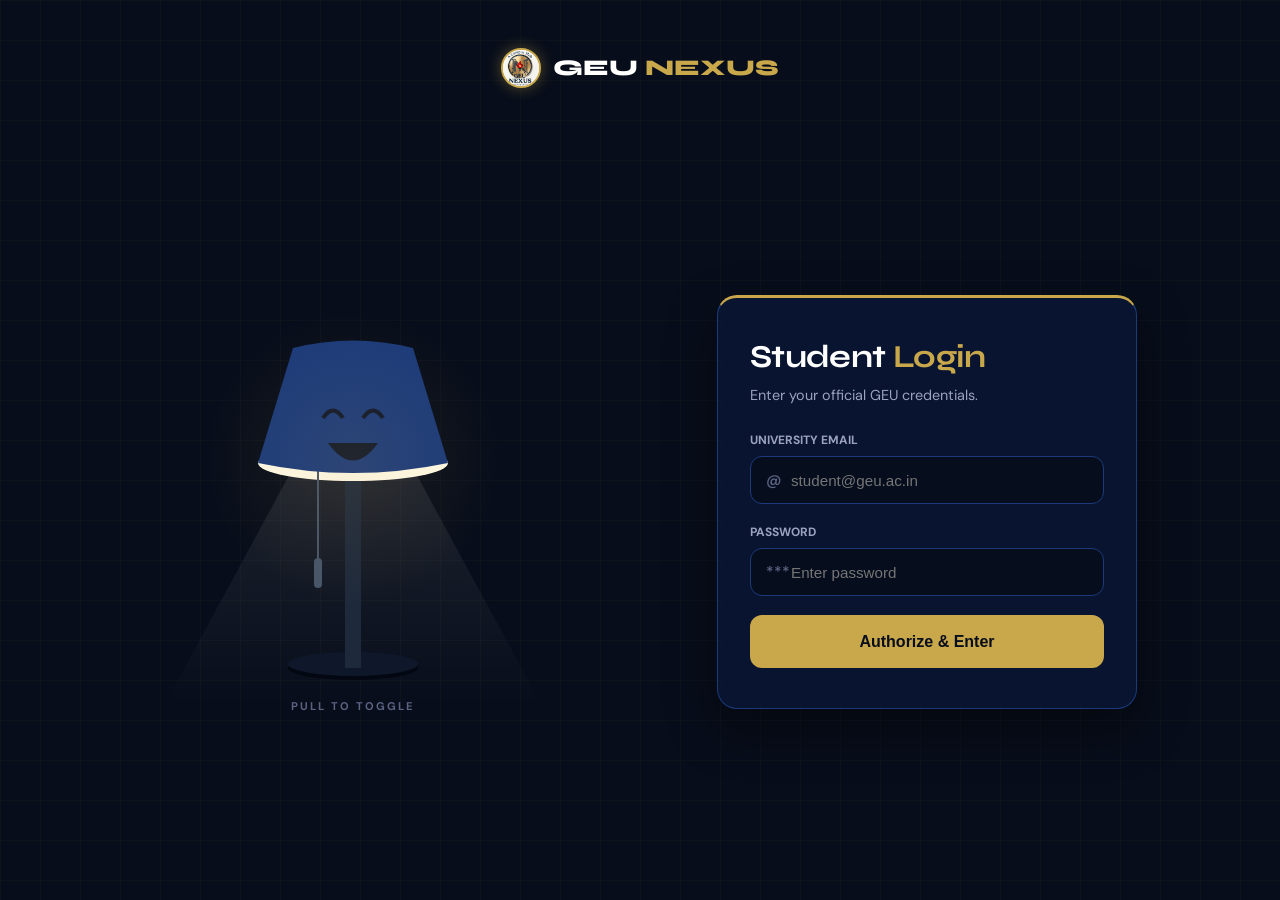
<file: index.html>
<!DOCTYPE html>
<html lang="en">
<head>
  <meta charset="UTF-8" />
  <meta name="viewport" content="width=device-width, initial-scale=1.0" />
  <title>GEU Nexus — Your Campus, Connected</title>
  <link rel="icon" type="image/png" href="logo.png">
  <link rel="stylesheet" href="style.css" />
  <style>
    /* --- HOME PAGE SECTIONS --- */
    .hero-section {
      text-align: center;
      padding: 80px 20px 60px;
      background: radial-gradient(circle at top, var(--surface2), var(--bg));
      border-bottom: 1px solid var(--border);
      position: relative;
      overflow: hidden;
    }

    .hero-title {
      font-family: 'Syne', sans-serif;
      font-size: clamp(36px, 6vw, 56px);
      font-weight: 800;
      line-height: 1.2;
      margin-bottom: 16px;
      background: linear-gradient(135deg, var(--accent), #f472b6);
      -webkit-background-clip: text;
      -webkit-text-fill-color: transparent;
    }

    .hero-subtitle {
      font-size: 18px;
      color: var(--text-muted);
      max-width: 650px;
      margin: 0 auto 30px;
      line-height: 1.6;
    }

    /* Bento Grid (Features) */
    .bento-grid {
      display: grid;
      grid-template-columns: repeat(auto-fit, minmax(280px, 1fr));
      gap: 20px;
      padding: 40px 0;
    }

    .bento-card {
      background: var(--surface);
      border: 1px solid var(--border);
      border-radius: 24px;
      padding: 30px;
      transition: all 0.3s cubic-bezier(0.25, 0.8, 0.25, 1);
      text-decoration: none;
      color: var(--text);
      display: flex;
      flex-direction: column;
      position: relative;
      overflow: hidden;
    }

    .bento-card:hover {
      transform: translateY(-5px);
      box-shadow: 0 15px 30px rgba(0,0,0,0.08);
      border-color: var(--accent);
    }

    .bento-icon {
      font-size: 48px;
      margin-bottom: 16px;
      display: inline-block;
      transition: transform 0.3s ease;
    }

    .bento-card:hover .bento-icon {
      transform: scale(1.1) rotate(-5deg);
    }

    .bento-card h3 {
      font-size: 20px;
      margin-bottom: 8px;
      font-family: 'Syne', sans-serif;
    }

    .bento-card p {
      font-size: 14px;
      color: var(--text-muted);
      line-height: 1.5;
    }

    /* Animated Notice Marquee */
    .notice-marquee {
      background: var(--accent);
      color: white;
      padding: 10px 0;
      overflow: hidden;
      white-space: nowrap;
      display: flex;
      align-items: center;
      font-size: 14px;
      font-weight: 600;
    }

    .notice-content {
      display: inline-block;
      padding-left: 100%;
      animation: marquee 25s linear infinite;
    }

    @keyframes marquee {
      0% { transform: translate(0, 0); }
      100% { transform: translate(-100%, 0); }
    }

    /* Make the Marketplace card span 2 columns on wide screens */
    @media (min-width: 768px) {
      .bento-card.large {
        grid-column: span 2;
        flex-direction: row;
        align-items: center;
        gap: 30px;
      }
      .bento-card.large .bento-icon { font-size: 80px; margin-bottom: 0; }
    }
  </style>
</head>
<body>

<div class="notice-marquee">
  <div class="notice-content">
    🚨 END-Semester Exam Schedule Released on ERP 📅 Hackathon 2026 Registrations Open 📚 Library Timings Extended to 10 PM 🚌 New Shuttle Route Added for Dehradun Central
  </div>
</div>

<nav class="navbar">
  <a href="index.html" class="nav-logo">
    <img src="logo.png" alt="GEU Nexus Logo" onerror="this.style.display='none'">
    <div class="nav-logo-text">
      <span class="name">GEU Nexus</span>
      <span class="sub">Innovation & Excellence</span>
    </div>
  </a>
  <ul class="nav-links" id="navLinks">
    <li><a href="index.html" class="active">Home</a></li>
    <li><a href="lost-found.html">Lost & Found</a></li>
    <li><a href="marketplace.html">Buy/Sell/Donate</a></li>
    <li><a href="cafes.html">Cafes</a></li>
    <li><a href="pgs.html">PGs</a></li>
    <li><a href="#announcements">Notices</a></li>
  </ul>
  <div class="nav-right" style="display: flex; align-items: center; gap: 8px;">
    <button id="themeToggle" class="theme-toggle" onclick="toggleTheme()" title="Toggle Dark Mode">🌙</button>
    <a href="login.html" class="btn btn-outline">Logout</a>
    <button class="hamburger" id="hamburger"><span></span><span></span><span></span></button>
  </div>
</nav>

<header class="hero-section">
  <h1 class="hero-title">🎓 Graphic Era University</h1>
  <p class="hero-subtitle"><b>Your Campus, Connected.</b><br>Lost something? Need to sell your old books? Looking for a PG nearby? GEU Nexus has it all — built for students, by students.</p>
  
  <div style="display: flex; justify-content: center; gap: 12px; flex-wrap: wrap;">
    <a href="marketplace.html" class="btn btn-primary" style="font-size: 16px; padding: 12px 24px;">🛒 Explore Marketplace</a>
    <a href="lost-found.html" class="btn btn-outline" style="font-size: 16px; padding: 12px 24px;">🔍 Report Lost Item</a>
  </div>
</header>

<section style="max-width: 1100px; margin: 40px auto 0; padding: 0 20px;">
  <div style="background: var(--surface); border: 1px solid var(--border); border-radius: 24px; padding: 32px; box-shadow: 0 4px 20px rgba(0,0,0,0.03);">
    <div style="display: flex; flex-direction: column; gap: 16px;">
      <span style="background: var(--accent-light); color: var(--accent); font-size: 11px; font-weight: 700; padding: 4px 12px; border-radius: var(--radius-sm); width: fit-content; text-transform: uppercase; letter-spacing: 0.05em;">
        About the Platform
      </span>
      <h2 style="font-family: 'Syne', sans-serif; font-size: 24px;">Welcome to GEU Nexus 🎓</h2>
      <p style="font-size: 14px; color: var(--text-muted); line-height: 1.6; max-width: 800px;">
        GEU Nexus is an all-in-one student-built hub created to connect the Graphic Era University campus community. Whether it's finding lost items, searching for verified PGs, discovering local cafes, or getting affordable gear via the marketplace, Nexus makes campus life significantly easier.
      </p>
      
      <div style="display: flex; gap: 24px; flex-wrap: wrap; margin-top: 8px; font-size: 12px; color: var(--text-light); font-weight: 500;">
        <span>🚀 Developed for the Design Thinking Project</span>
        <span>•</span>
        <span>👥 Open Source & Built by Students</span>
      </div>
    </div>
  </div>
</section>

<div class="page-wrap" style="padding-top: 20px;">
  <main class="main-content" style="max-width: 100%;">
    
    <div class="bento-grid">
      
      <a href="marketplace.html" class="bento-card large" style="background: linear-gradient(135deg, rgba(190, 24, 93, 0.05), rgba(190, 24, 93, 0.15)); border-color: rgba(190, 24, 93, 0.3);">
        <div class="bento-icon">🛒</div>
        <div>
          <h3 style="font-size: 24px;">Buy / Sell / Donate</h3>
          <p>Campus marketplace for all your needs. Buy, sell, or rent textbooks, drafters, and hostel gear directly from your seniors. Check out the new <b>Midnight Bounties</b> and <b>Mystery Items</b>!</p>
          <span class="badge badge-sell" style="margin-top: 12px;">Live Updates via Google Sheets</span>
        </div>
      </a>

      <a href="lost-found.html" class="bento-card">
        <div class="bento-icon">❓</div>
        <h3>Lost & Found</h3>
        <p>Report or find missing items. Let the campus community help you get your belongings back.</p>
      </a>

      <a href="pgs.html" class="bento-card">
        <div class="bento-icon">🏠</div>
        <h3>PG Listings</h3>
        <p>Find student-reviewed PGs and hostels near GEU with details on rent, WiFi, and meal availability.</p>
      </a>

      <a href="cafes.html" class="bento-card">
        <div class="bento-icon">☕</div>
        <h3>Nearby Cafes</h3>
        <p>Discover the best Maggi spots, top-rated cafes, and food joints right outside the university.</p>
      </a>

      <div class="bento-card" style="border: 2px dashed var(--border); display: flex; justify-content: center; align-items: center; text-align: center;">
        <div>
          <div class="bento-icon" style="font-size: 32px;">🚀</div>
          <h3>More Coming Soon</h3>
          <p style="font-size: 12px; margin-top: 8px;">Event Calendars, Study Groups & More!</p>
        </div>
      </div>
    </div>

    <section id="announcements" style="margin-top: 20px;">
        <h2 style="font-family: 'Syne', sans-serif; margin-bottom: 20px; font-size: 28px;">📢 Notice Board</h2>
        <div class="card-grid" style="grid-template-columns: repeat(auto-fit, minmax(280px, 1fr));">
            <div class="card">
                <h4 style="font-size: 16px;">END-Semester Exam Schedule Released</h4>
                <p style="font-size: 13px; color: var(--text-muted); margin: 8px 0; line-height: 1.5;">The schedule for B.Tech End-semester examinations has been uploaded to the ERP portal. Check your respective department.</p>
                <span style="font-size: 11px; color: var(--text-light); font-weight: bold;">May 1, 2026 · Academic</span>
            </div>
            <div class="card">
                <h4 style="font-size: 16px;">Hackathon 2026 — Registrations Open</h4>
                <p style="font-size: 13px; color: var(--text-muted); margin: 8px 0; line-height: 1.5;">Annual GEU Hackathon is back! Register your team of 2–4 students before 20 MARCH . Theme: Smart Campus Solutions.</p>
                <span style="font-size: 11px; color: var(--text-light); font-weight: bold;">FEB 20, 2026 · Events</span>
            </div>
            <div class="card">
                <h4 style="font-size: 16px;">Library Timings Extended for Exams</h4>
                <p style="font-size: 13px; color: var(--text-muted); margin: 8px 0; line-height: 1.5;">The central library will remain open until 10 PM from May 5–20 to support students preparing for semester exams.</p>
                <span style="font-size: 11px; color: var(--text-light); font-weight: bold;">Apr 27, 2026 · Campus</span>
            </div>
            <div class="card">
                <h4 style="font-size: 16px;">New Shuttle Route Added</h4>
                <p style="font-size: 13px; color: var(--text-muted); margin: 8px 0; line-height: 1.5;">A new shuttle service connecting GEU main gate to Dehradun ISBT has been added. Timing: 6 AM and 8 PM daily.</p>
                <span style="font-size: 11px; color: var(--text-light); font-weight: bold;">Apr 24, 2026 · Transport</span>
            </div>
            <div class="card">
                <h4 style="font-size: 16px;">Campus Placement Drive 2026</h4>
                <p style="font-size: 13px; color: var(--text-muted); margin: 8px 0; line-height: 1.5;">Pre-placement talks for B.Tech CSE (7th Sem) will be held in the main auditorium on May 8. Bring 2 copies of your resume.</p>
                <span style="font-size: 11px; color: var(--text-light); font-weight: bold;">May 3, 2026 · Placement Cell</span>
            </div>
            <div class="card">
                <h4 style="font-size: 16px;">Sports Meet Registration</h4>
                <p style="font-size: 13px; color: var(--text-muted); margin: 8px 0; line-height: 1.5;">The annual inter-departmental basketball tournament starts next week. Register your team before Friday at the sports complex.</p>
                <span style="font-size: 11px; color: var(--text-light); font-weight: bold;">May 2, 2026 · Sports</span>
            </div>
        </div>
    </section>
  </main>
</div>

<footer>
  <div class="footer-inner">
    <div class="footer-brand">
        <div style="display:flex;align-items:center;gap:10px;margin-bottom:10px;">
            <img src="logo.png" alt="Logo" style="height:40px;width:40px;object-fit:contain;border-radius:50%;border:2px solid var(--gold);background:white;">
            <div class="logo" style="margin-bottom:0">GEU <span>Nexus</span></div>
        </div>
        <p>A student-built platform connecting the GEU campus community — for lost items, marketplace, and campus life.</p>
    </div>
    <div class="footer-col">
        <h4>Features</h4>
        <ul>
          <li><a href="lost-found.html">Lost & Found</a></li>
          <li><a href="marketplace.html">Marketplace</a></li>
          <li><a href="cafes.html">Cafes</a></li>
          <li><a href="pgs.html">PGs</a></li>
        </ul>
    </div>
    <div class="footer-col">
        <h4>Campus</h4>
        <ul>
          <li><a href="#announcements">Notices</a></li>
          <li><a href="https://erp.geu.ac.in/" target="_blank">ERP Portal 🚀</a></li>
          <li><a href="login.html">Logout</a></li>
        </ul>
    </div>
    <div class="footer-col">
        <h4>Contact</h4>
        <ul>
          <li><a href="javascript:openModal('aboutModal')">About</a></li>
          <li><a href="https://docs.google.com/forms/d/e/1FAIpQLSen5QQnSCdfokcOlZZ3UShRDWKSzL5T266w-ZXNecOzE0ox9g/viewform" target="_blank">Report Issue</a></li>
          <li><a href="https://docs.google.com/forms/d/e/1FAIpQLSen5QQnSCdfokcOlZZ3UShRDWKSzL5T266w-ZXNecOzE0ox9g/viewform" target="_blank">Feedback</a></li>
          <li><a href="https://www.instagram.com/geu_nexus?igsh=MWMzbzMxN2RkOHRjcw==" target="_blank">Instagram</a></li>
        </ul>
    </div>
  </div>
  <div class="footer-bottom">
    <span>© 2026 GEU Nexus. Built with ❤️ by GEU students.</span>
    <span>Graphic Era University, Dehradun</span>
  </div>
</footer>

<div id="aboutModal" class="modal" style="display:none; position:fixed; top:0; left:0; width:100%; height:100%; background:rgba(0,0,0,0.5); align-items:center; justify-content:center; z-index:1000;">
  <div class="modal-content" style="background:var(--surface); padding:24px; border-radius:var(--radius-lg); width:90%; max-width:480px; border:1px solid var(--border); box-shadow:0 10px 25px rgba(0,0,0,0.2);">
    <div style="display:flex; justify-content:space-between; align-items:center; margin-bottom:16px;">
      <h3 style="font-size:18px; font-family:'Syne', sans-serif;">About GEU Nexus 🎓</h3>
      <button onclick="closeModal('aboutModal')" style="background:var(--surface2); border:none; width:32px; height:32px; border-radius:50%; cursor:pointer; font-size:16px; color:var(--text);">×</button>
    </div>
    
    <p style="font-size:13px; color:var(--text-muted); line-height:1.5; margin-bottom:12px;">
      GEU Nexus is an all-in-one student platform designed to connect the Graphic Era University campus community, making campus life, housing, and food discovery easier.
    </p>

    <div style="background:var(--accent-light); color:var(--accent); font-size:11px; font-weight:600; padding:6px 12px; border-radius:var(--radius-sm); margin-bottom:16px; border:1px solid rgba(var(--accent-rgb), 0.2);">
      🚀 Developed as part of the Design Thinking Project
    </div>
    
    <div style="font-size: 12px; color: var(--text); margin-bottom: 16px; line-height: 1.6;">
      <div><strong>Problem Addressed:</strong> Fragmentation of campus information, lost items, and finding local food/amenities.</div>
      <div style="margin-top: 6px;"><strong>Tech Stack:</strong> HTML5, CSS3, JavaScript (ES6), LocalStorage API, Google Sheets API.</div>
    </div>

    <h4 style="font-size:13px; margin-bottom:6px; font-weight:700; color:var(--text);">Project Team</h4>
    <ul style="font-size:12px; color:var(--text-muted); margin-bottom:18px; padding-left:20px; line-height:1.6;">
      <li>Divyesh Pant (Lead Developer)</li>
      <li>Ananya Sharma</li>
      <li>Sarthak Jaiswal</li>
      <li>Vinayak Lakhera</li>
      <li>Ashvath Shaily</li>
    </ul>

    <div style="display:flex; gap:10px;">
      <a href="https://www.instagram.com/geu_nexus?igsh=MWMzbzMxN2RkOHRjcw==" target="_blank" class="btn btn-primary" style="flex:1; justify-content:center; font-size:12px; padding:10px;">
        <span style="font-size:14px; margin-right:6px;">📸</span> Follow on Instagram
      </a>
    </div>
  </div>
</div>

<script src="app.js"></script>
</body>
</html>
</file>
<file: style.css>
@import url('https://fonts.googleapis.com/css2?family=DM+Sans:ital,opsz,wght@0,9..40,300;0,9..40,400;0,9..40,500;0,9..40,600;0,9..40,700;1,9..40,400&family=Syne:wght@400;600;700;800&display=swap');

:root {
  --bg: #F8F7F4;
  --surface: #FFFFFF;
  --surface2: #F0F2F8;
  --border: #DDE1EE;
  --text: #0F1E45;
  --text-muted: #5A6380;
  --text-light: #9BA3BE;
  --accent: #1B3A7A;
  --accent-light: #EBF0FF;
  --accent-dark: #0D2254;
  --gold: #C9A84C;
  --gold-light: #F9F3E3;
  --gold-dark: #9C7A2A;
  --success: #16A34A;
  --warning: #D97706;
  --danger: #DC2626;
  --sidebar-w: 260px;
  --nav-h: 68px;
  --radius: 14px;
  --radius-sm: 8px;
  --shadow: 0 1px 3px rgba(27,58,122,0.07), 0 4px 16px rgba(27,58,122,0.05);
  --shadow-md: 0 4px 24px rgba(27,58,122,0.10), 0 1px 4px rgba(27,58,122,0.05);
  --transition: 0.2s cubic-bezier(0.4, 0, 0.2, 1);
}

*, *::before, *::after { box-sizing: border-box; margin: 0; padding: 0; }

html { scroll-behavior: smooth; }

body {
  font-family: 'DM Sans', sans-serif;
  background: var(--bg);
  color: var(--text);
  line-height: 1.6;
  font-size: 15px;
  -webkit-font-smoothing: antialiased;
}

h1, h2, h3, h4, h5 {
  font-family: 'Syne', sans-serif;
  line-height: 1.2;
  letter-spacing: -0.02em;
}

a { text-decoration: none; color: inherit; }

/* ── NAVBAR ── */
.navbar {
  position: sticky; top: 0; z-index: 100;
  height: var(--nav-h);
  background: rgba(255,255,255,0.95);
  backdrop-filter: blur(12px);
  border-bottom: 2px solid var(--gold);
  display: flex; align-items: center;
  padding: 0 32px;
  gap: 32px;
}

.nav-logo {
  display: flex; align-items: center; gap: 10px;
  flex-shrink: 0;
  text-decoration: none;
}

.nav-logo img {
  height: 46px; width: 46px;
  object-fit: contain;
  border-radius: 50%;
  border: 2px solid var(--gold);
  background: white;
}

.nav-logo-text {
  display: flex; flex-direction: column; line-height: 1.1;
}

.nav-logo-text .name {
  font-family: 'Syne', sans-serif;
  font-size: 18px; font-weight: 800;
  color: var(--accent); letter-spacing: -0.02em;
}

.nav-logo-text .sub {
  font-size: 9px; font-weight: 600;
  color: var(--gold-dark); letter-spacing: 0.12em;
  text-transform: uppercase;
}

.nav-links {
  display: flex; gap: 4px;
  list-style: none;
  flex: 1;
}

.nav-links a {
  font-size: 14px;
  font-weight: 500;
  color: var(--text-muted);
  padding: 6px 12px;
  border-radius: var(--radius-sm);
  transition: all var(--transition);
}

.nav-links a:hover, .nav-links a.active {
  color: var(--text);
  background: var(--surface2);
}

.nav-right { display: flex; gap: 8px; align-items: center; margin-left: auto; }

.btn {
  display: inline-flex; align-items: center; gap: 6px;
  padding: 8px 18px;
  border-radius: var(--radius-sm);
  font-family: 'DM Sans', sans-serif;
  font-size: 14px;
  font-weight: 600;
  cursor: pointer;
  border: none;
  transition: all var(--transition);
}

.btn-primary {
  background: var(--accent);
  color: white;
}
.btn-primary:hover { background: var(--accent-dark); transform: translateY(-1px); box-shadow: 0 4px 12px rgba(27,58,122,0.3); }

.btn-gold {
  background: var(--gold);
  color: white;
}
.btn-gold:hover { background: var(--gold-dark); transform: translateY(-1px); box-shadow: 0 4px 12px rgba(201,168,76,0.4); }

.btn-outline {
  background: transparent;
  color: var(--text);
  border: 1.5px solid var(--border);
}
.btn-outline:hover { border-color: var(--text-muted); background: var(--surface2); }

.btn-ghost {
  background: transparent;
  color: var(--text-muted);
}
.btn-ghost:hover { background: var(--surface2); color: var(--text); }

.hamburger {
  display: none;
  flex-direction: column; gap: 5px;
  cursor: pointer; padding: 4px;
  background: none; border: none;
}
.hamburger span {
  display: block; width: 22px; height: 2px;
  background: var(--text);
  border-radius: 2px;
  transition: all var(--transition);
}

/* ── FOOTER ── */
footer {
  background: var(--accent);
  color: #9BA8CC;
  padding: 48px 32px 28px;
  margin-top: 80px;
  border-top: 3px solid var(--gold);
}

.footer-inner {
  max-width: 1100px; margin: 0 auto;
  display: grid; grid-template-columns: 2fr 1fr 1fr 1fr; gap: 40px;
}

.footer-brand .logo {
  font-family: 'Syne', sans-serif;
  font-size: 20px; font-weight: 800;
  color: white; letter-spacing: -0.04em;
  margin-bottom: 10px;
}
.footer-brand .logo span { color: var(--gold); }
.footer-brand p { font-size: 13px; line-height: 1.7; max-width: 240px; }

.footer-col h4 {
  font-family: 'Syne', sans-serif;
  color: var(--gold); font-size: 13px; font-weight: 700;
  letter-spacing: 0.06em; text-transform: uppercase;
  margin-bottom: 14px;
}
.footer-col ul { list-style: none; display: flex; flex-direction: column; gap: 8px; }
.footer-col ul a { font-size: 13px; transition: color var(--transition); }
.footer-col ul a:hover { color: white; }

.footer-bottom {
  max-width: 1100px; margin: 32px auto 0;
  padding-top: 20px;
  border-top: 1px solid rgba(201,168,76,0.3);
  font-size: 12px;
  display: flex; justify-content: space-between; align-items: center;
}

/* ── DASHBOARD LAYOUT ── */
.page-wrap {
  max-width: 1200px; margin: 0 auto;
  padding: 32px 24px;
  display: flex; gap: 28px; align-items: flex-start;
}

.sidebar {
  width: var(--sidebar-w); flex-shrink: 0;
  position: sticky; top: calc(var(--nav-h) + 20px);
  background: var(--surface);
  border: 1px solid var(--border);
  border-radius: var(--radius);
  padding: 20px;
}

.sidebar h3 {
  font-size: 11px; font-weight: 700;
  letter-spacing: 0.08em; text-transform: uppercase;
  color: var(--text-light);
  margin-bottom: 14px;
}

.filter-group { margin-bottom: 22px; }
.filter-group label {
  display: flex; align-items: center; gap: 8px;
  font-size: 14px; color: var(--text-muted);
  cursor: pointer; padding: 5px 0;
  transition: color var(--transition);
}
.filter-group label:hover { color: var(--text); }
.filter-group input[type=checkbox], .filter-group input[type=radio] {
  width: 16px; height: 16px; accent-color: var(--accent); cursor: pointer;
}

.sidebar-divider {
  border: none; border-top: 1px solid var(--border);
  margin: 16px 0;
}

.main-content { flex: 1; min-width: 0; }

/* ── CARDS ── */
.card {
  background: var(--surface);
  border: 1px solid var(--border);
  border-radius: var(--radius);
  padding: 20px;
  transition: all var(--transition);
}
.card:hover {
  box-shadow: var(--shadow-md);
  transform: translateY(-2px);
  border-color: transparent;
}

.card-grid {
  display: grid;
  grid-template-columns: repeat(auto-fill, minmax(260px, 1fr));
  gap: 16px;
}

/* ── PAGE HEADER ── */
.page-header {
  padding: 40px 24px 0;
  max-width: 1200px; margin: 0 auto;
  display: flex; align-items: center; justify-content: space-between;
  flex-wrap: wrap; gap: 16px;
}
.page-header h1 { font-size: 28px; }
.page-header p { color: var(--text-muted); font-size: 14px; margin-top: 4px; }

/* ── BADGE ── */
.badge {
  display: inline-flex; align-items: center;
  padding: 3px 10px;
  border-radius: 100px;
  font-size: 12px; font-weight: 600;
}
.badge-lost { background: #FEF2F2; color: var(--danger); }
.badge-found { background: #F0FDF4; color: var(--success); }
.badge-sell { background: #EFF6FF; color: #2563EB; }
.badge-donate { background: #F0FDF4; color: var(--success); }
.badge-buy { background: #FFFBEB; color: var(--warning); }

/* ── MODAL ── */
.modal-overlay {
  display: none;
  position: fixed; inset: 0; z-index: 200;
  background: rgba(26,25,23,0.5);
  backdrop-filter: blur(4px);
  align-items: center; justify-content: center;
  padding: 20px;
}
.modal-overlay.open { display: flex; }

.modal {
  background: var(--surface);
  border-radius: var(--radius);
  padding: 32px;
  width: 100%; max-width: 480px;
  box-shadow: var(--shadow-md);
  animation: modalIn 0.2s ease;
}

@keyframes modalIn {
  from { opacity: 0; transform: scale(0.96) translateY(8px); }
  to { opacity: 1; transform: scale(1) translateY(0); }
}

.modal h2 { font-size: 22px; margin-bottom: 20px; }

.form-group { margin-bottom: 16px; }
.form-group label {
  display: block; font-size: 13px; font-weight: 600;
  color: var(--text-muted); margin-bottom: 6px;
  letter-spacing: 0.02em;
}
.form-group input,
.form-group select,
.form-group textarea {
  width: 100%;
  padding: 10px 14px;
  border: 1.5px solid var(--border);
  border-radius: var(--radius-sm);
  font-family: 'DM Sans', sans-serif;
  font-size: 14px; color: var(--text);
  background: var(--bg);
  outline: none;
  transition: border-color var(--transition);
}
.form-group input:focus,
.form-group select:focus,
.form-group textarea:focus {
  border-color: var(--accent);
  background: white;
}
.form-group textarea { resize: vertical; min-height: 80px; }

.form-row { display: grid; grid-template-columns: 1fr 1fr; gap: 12px; }

.modal-actions {
  display: flex; gap: 10px; justify-content: flex-end;
  margin-top: 20px;
}

/* ── TOAST ── */
.toast {
  position: fixed; bottom: 24px; right: 24px; z-index: 300;
  background: var(--text);
  color: white;
  padding: 14px 20px;
  border-radius: var(--radius-sm);
  font-size: 14px; font-weight: 500;
  display: flex; align-items: center; gap: 8px;
  box-shadow: var(--shadow-md);
  transform: translateY(80px); opacity: 0;
  transition: all 0.3s cubic-bezier(0.4, 0, 0.2, 1);
  pointer-events: none;
}
.toast.show { transform: translateY(0); opacity: 1; }

/* ── STAR RATING ── */
.stars { color: #F59E0B; font-size: 13px; letter-spacing: 1px; }

/* ── SECTION TITLE ── */
.section-title {
  font-size: 13px; font-weight: 700;
  letter-spacing: 0.06em; text-transform: uppercase;
  color: var(--text-light); margin-bottom: 16px;
}

/* ── RESPONSIVE ── */
@media (max-width: 768px) {
  .navbar { padding: 0 16px; }
  .nav-links { display: none; }
  .hamburger { display: flex; }

  .nav-links.open {
    display: flex; flex-direction: column;
    position: fixed; top: var(--nav-h); left: 0; right: 0;
    background: var(--surface);
    border-bottom: 1px solid var(--border);
    padding: 12px 16px;
    gap: 2px;
    z-index: 99;
  }

  .page-wrap { flex-direction: column; padding: 16px; }
  .sidebar { width: 100%; position: static; }
  .footer-inner { grid-template-columns: 1fr 1fr; gap: 28px; }
  .card-grid { grid-template-columns: 1fr; }
  .form-row { grid-template-columns: 1fr; }
  .page-header { padding: 24px 16px 0; }
}

/* ── ANIMATIONS ── */
@keyframes fadeUp {
  from { opacity: 0; transform: translateY(16px); }
  to { opacity: 1; transform: translateY(0); }
}
.fade-up { animation: fadeUp 0.5s ease both; }
.delay-1 { animation-delay: 0.08s; }
.delay-2 { animation-delay: 0.16s; }
.delay-3 { animation-delay: 0.24s; }
.delay-4 { animation-delay: 0.32s; }
/* ==========================================
   DARK MODE OVERRIDES
   ========================================== */
body.dark-theme {
  /* Replace these with your actual CSS variable names if they are different */
  --bg: #0F172A;
  --surface: #1E293B;
  --surface2: #334155;
  --text: #F8FAFC;
  --text-muted: #94A3B8;
  --border: #334155;
  --text-light: #64748B;
}

/* Ensure inputs and modals look good in dark mode */
body.dark-theme input,
body.dark-theme select,
body.dark-theme textarea,
body.dark-theme .modal {
  background-color: var(--surface);
  color: var(--text);
  border-color: var(--border);
  color-scheme: dark; /* Makes the default scrollbars and calendars dark! */
}

/* Theme Toggle Button Styling */
.theme-toggle {
  background: none;
  border: none;
  font-size: 20px;
  cursor: pointer;
  padding: 8px;
  border-radius: 50%;
  transition: background 0.3s ease;
  display: flex;
  align-items: center;
  justify-content: center;
}
.theme-toggle:hover {
  background: var(--surface2);
}
/* --- NEW HOME PAGE STYLES --- */
.hero-section {
  text-align: center;
  padding: 80px 20px 60px;
  background: radial-gradient(circle at top, var(--surface2), var(--bg));
  border-bottom: 1px solid var(--border);
  position: relative;
  overflow: hidden;
}

.hero-title {
  font-family: 'Syne', sans-serif;
  font-size: clamp(36px, 6vw, 56px);
  font-weight: 800;
  line-height: 1.1;
  margin-bottom: 16px;
  background: linear-gradient(135deg, var(--accent), #f472b6);
  -webkit-background-clip: text;
  -webkit-text-fill-color: transparent;
}

.hero-subtitle {
  font-size: 18px;
  color: var(--text-muted);
  max-width: 600px;
  margin: 0 auto 30px;
  line-height: 1.6;
}

/* Bento Grid (Features) */
.bento-grid {
  display: grid;
  grid-template-columns: repeat(auto-fit, minmax(280px, 1fr));
  gap: 20px;
  padding: 40px 20px;
  max-width: 1100px;
  margin: 0 auto;
}

.bento-card {
  background: var(--surface);
  border: 1px solid var(--border);
  border-radius: 24px;
  padding: 30px;
  transition: all 0.3s cubic-bezier(0.25, 0.8, 0.25, 1);
  text-decoration: none;
  color: var(--text);
  display: flex;
  flex-direction: column;
  position: relative;
  overflow: hidden;
}

.bento-card:hover {
  transform: translateY(-5px);
  box-shadow: 0 15px 30px rgba(0,0,0,0.08);
  border-color: var(--accent);
}

.bento-icon {
  font-size: 48px;
  margin-bottom: 16px;
  display: inline-block;
  transition: transform 0.3s ease;
}

.bento-card:hover .bento-icon {
  transform: scale(1.1) rotate(-5deg);
}

.bento-card h3 {
  font-size: 22px;
  margin-bottom: 8px;
  font-family: 'Syne', sans-serif;
}

.bento-card p {
  font-size: 14px;
  color: var(--text-muted);
  line-height: 1.5;
}

/* Animated Notice Marquee */
.notice-marquee {
  background: var(--accent);
  color: white;
  padding: 10px 0;
  overflow: hidden;
  white-space: nowrap;
  display: flex;
  align-items: center;
  font-size: 14px;
  font-weight: 600;
}

.notice-content {
  display: inline-block;
  padding-left: 100%;
  animation: marquee 20s linear infinite;
}

@keyframes marquee {
  0% { transform: translate(0, 0); }
  100% { transform: translate(-100%, 0); }
}

/* Make the Marketplace card span 2 columns on wide screens */
@media (min-width: 768px) {
  .bento-card.large {
    grid-column: span 2;
    flex-direction: row;
    align-items: center;
    gap: 30px;
  }
  .bento-card.large .bento-icon { font-size: 80px; margin-bottom: 0; }
}
</file>
